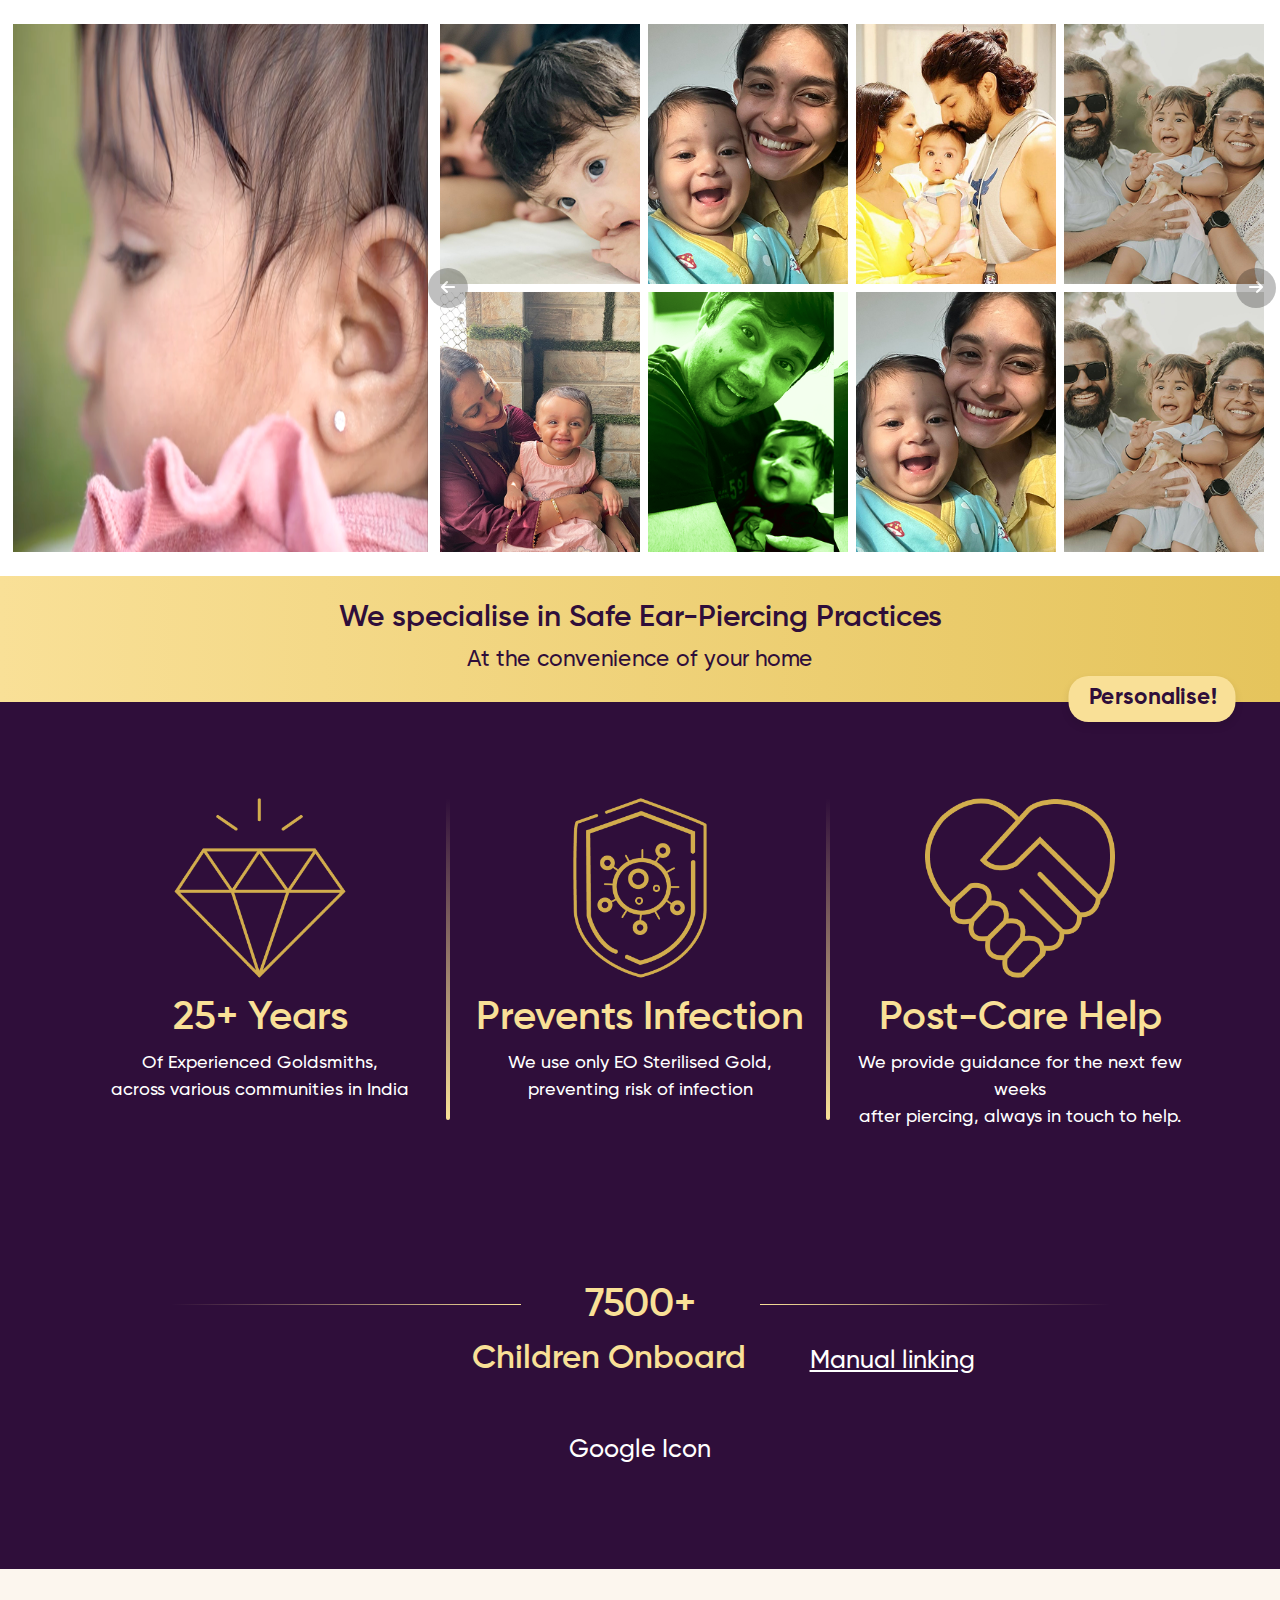
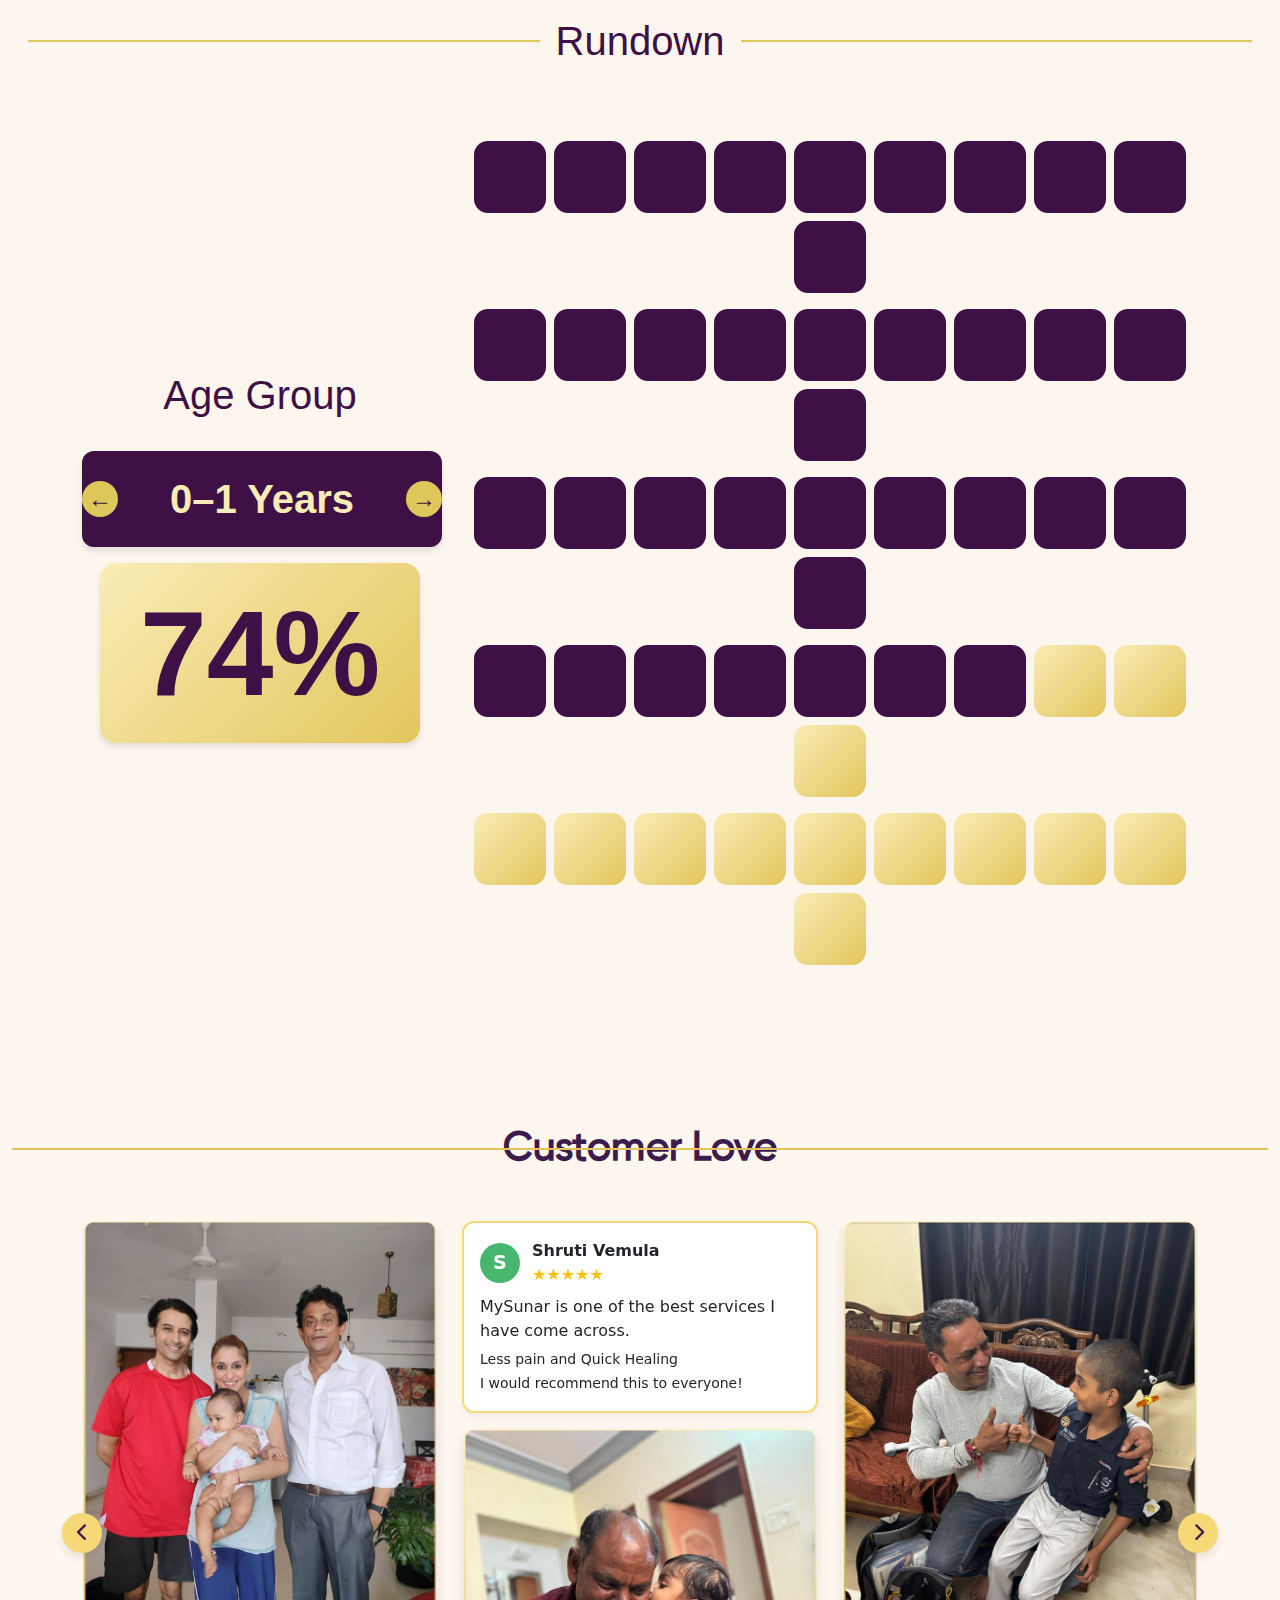
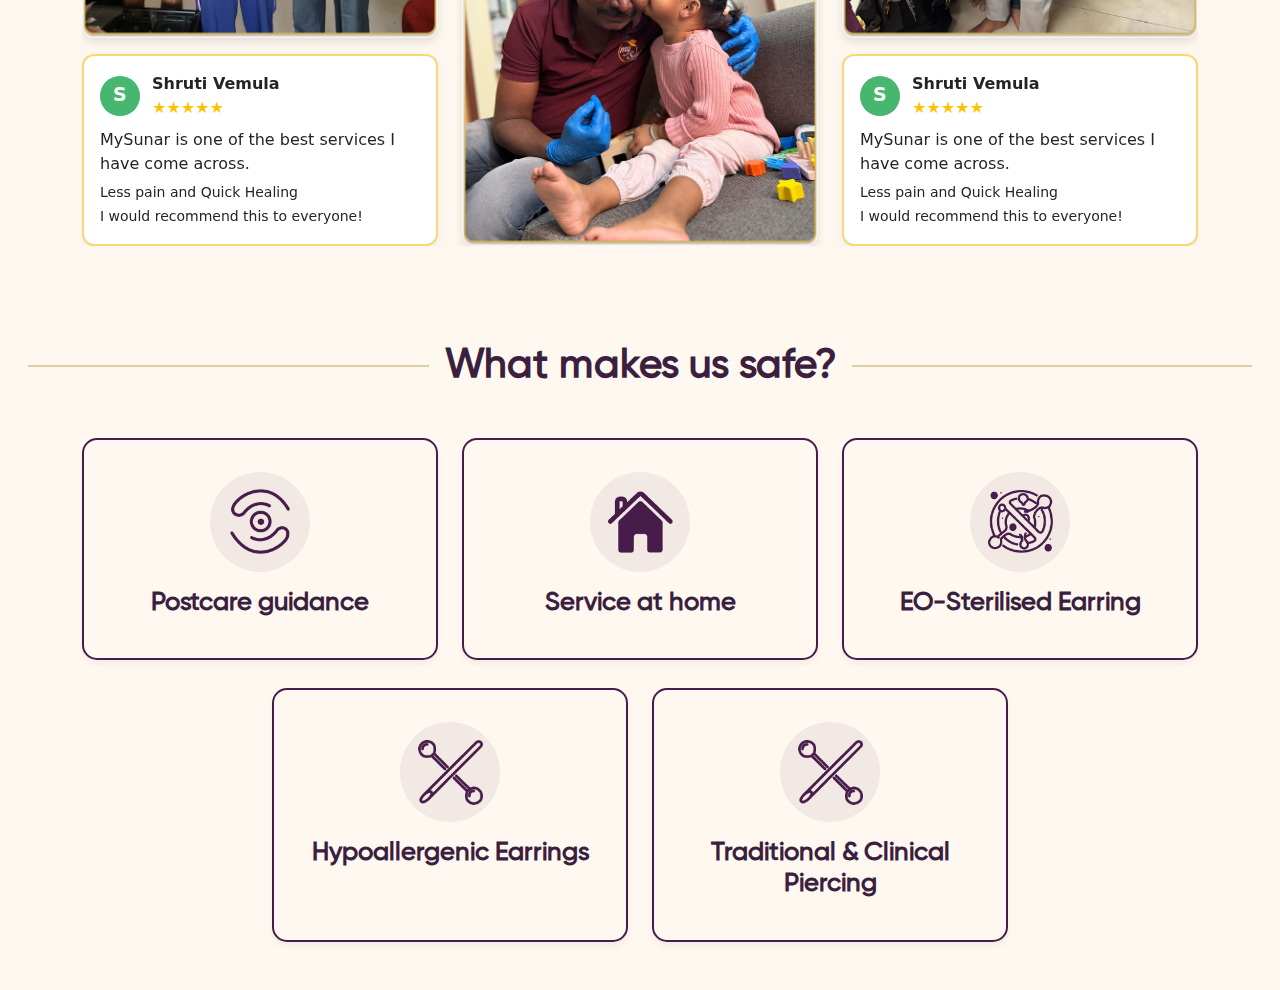
<file: index.html>
<!DOCTYPE html>
<html lang="en">

<head>
  <meta charset="UTF-8">
  <meta name="viewport" content="width=device-width, initial-scale=1">
  <title>MySunar</title>
  <link href="https://cdn.jsdelivr.net/npm/bootstrap@5.3.3/dist/css/bootstrap.min.css" rel="stylesheet">
  <link href="https://cdnjs.cloudflare.com/ajax/libs/font-awesome/6.4.0/css/all.min.css" rel="stylesheet">
  <link rel="stylesheet" href="style.css">
</head>

<body>
  <!-- hero sction end -->
  <section class="hero-section">
    <div class="container-fluid my-4">
      <div class="row g-3">

        <!-- Static Main Image -->
        <div class="col-lg-4 col-12 ps-2 pe-0">
          <img src="./main.png" class="img-fluid w-100 h-100" alt="Main Image">
        </div>

        <!-- Grid Carousel -->
        <div class="col-lg-8 col-12 position-relative ps-0 pe-0">
          <div id="gridCarousel" class="carousel slide" data-bs-ride="carousel">
            <div class="carousel-inner">

              <!-- Slide 1 -->
              <div class="carousel-item active">
                <div class="container-fluid">
                  <div class="row g-2">
                    <!-- Top row -->
                    <div class="col-3"><img src="./Rectangle 191.png" class="img-fluid img-grid w-100" alt="1"></div>
                    <div class="col-3"><img src="./Rectangle 192.png" class="img-fluid img-grid w-100" alt="2"></div>
                    <div class="col-3"><img src="./Rectangle 193.png" class="img-fluid img-grid w-100" alt="3"></div>
                    <div class="col-3"><img src="./Rectangle 194.png" class="img-fluid img-grid w-100" alt="4"></div>
                    <!-- Bottom row -->
                    <div class="col-3"><img src="./Rectangle 195.png" class="img-fluid img-grid w-100" alt="5"></div>
                    <div class="col-3"><img src="./Rectangle 280.png" class="img-fluid img-grid w-100" alt="6"></div>
                    <div class="col-3"><img src="./Rectangle 282.png" class="img-fluid img-grid w-100" alt="7"></div>
                    <div class="col-3"><img src="./Rectangle 283.png" class="img-fluid img-grid w-100" alt="8"></div>
                  </div>
                </div>
              </div>

              <!-- Slide 2 -->
              <div class="carousel-item">
                <div class="container-fluid">
                  <div class="row g-2">
                    <!-- Top row -->
                    <div class="col-3"><img src="./Rectangle 191.png" class="img-fluid img-grid w-100" alt="9"></div>
                    <div class="col-3"><img src="./Rectangle 192.png" class="img-fluid img-grid w-100" alt="10"></div>
                    <div class="col-3"><img src="./Rectangle 193.png" class="img-fluid img-grid w-100" alt="11"></div>
                    <div class="col-3"><img src="./Rectangle 194.png" class="img-fluid img-grid w-100" alt="12"></div>
                    <!-- Bottom row -->
                    <div class="col-3"><img src="./Rectangle 195.png" class="img-fluid img-grid w-100" alt="13"></div>
                    <div class="col-3"><img src="./Rectangle 280.png" class="img-fluid img-grid w-100" alt="14"></div>
                    <div class="col-3"><img src="./Rectangle 282.png" class="img-fluid img-grid w-100" alt="15"></div>
                    <div class="col-3"><img src="./Rectangle 283.png" class="img-fluid img-grid w-100" alt="16"></div>
                  </div>
                </div>
              </div>
            </div>

            <!-- Arrows -->
            <button class="carousel-control-prev" type="button" data-bs-target="#gridCarousel" data-bs-slide="prev">
              <span><i class="fas fa-arrow-left text-white"></i></span>
            </button>
            <button class="carousel-control-next" type="button" data-bs-target="#gridCarousel" data-bs-slide="next">
              <span><i class="fas fa-arrow-right text-white"></i></span>
            </button>
          </div>
        </div>
      </div>
    </div>
  </section>
  <!-- hero sction end -->


  <!-- about mynunar sction start -->
  <section class="about">
    <!-- Top Banner -->
    <div class="top-banner text-center py-4">
      <h4 class="mb-2">We specialise in Safe Ear-Piercing Practices</h4>
      <p class="mb-0">At the convenience of your home</p>
      <button class="cta-btn">Personalise!</button>
    </div>

    <!-- Feature Section -->
    <div class="container text-center py-5">
      <div class="row g-4 align-items-start py-5">
        <div class="col-md-4 feature-box">
          <img src="./Daimond.png" alt="25+ Years">
          <h5 class="highlight-text">25+ Years</h5>
          <p>Of Experienced Goldsmiths,<br>across various communities in India</p>
        </div>
        <div class="col-md-4 feature-box">
          <img src="./shield.png" alt="Prevents Infection">
          <h5 class="highlight-text">Prevents Infection</h5>
          <p>We use only EO Sterilised Gold,<br>preventing risk of infection</p>
        </div>
        <div class="col-md-4 feature-box">
          <img src="./handshek.png" alt="Post-Care Help">
          <h5 class="highlight-text">Post-Care Help</h5>
          <p>We provide guidance for the next few weeks<br>after piercing, always in touch to help.</p>
        </div>
      </div>
    </div>

    <!-- Horizontal Lines with Centered Text and Link -->
    <div class="centered-line-text">
      <div class="gold-line"></div>
      <div class="inline-text-link">
        <div class="highlight-text mb-0">
          7500+
        </div>
      </div>
      <div class="gold-line-2"></div>
    </div>
    <div class="bottom-text">
      <span>Children Onboard</span>
      <a href="#" class="manual-link">Manual linking</a>
    </div>

    <!-- Footer -->
    <div class="foot-text text-center mt-5">
      <div>Google Icon</div>
    </div>
  </section>
  <!-- about mynunar sction end -->


  <!-- rundown start -->
  <section class="rundown">
    <div class="container-fluid py-5">
      <!-- Title -->
      <div class="title-bar text-center mb-4">
        <h2 class="m-0">Rundown</h2>
      </div>
    </div>

    <div class="container">
      <!-- Responsive layout -->
      <div class="row flex-column flex-md-row align-items-center">
        <!-- Left Column: Age Group -->
        <div class="col-md-4 text-center mb-md-0">
          <h5 class="age-title pb-4">Age Group</h5>
          <div class="year-box">
            <div class="arrow-btn" onclick="changeAge(-1)">&larr;</div>
            <div class="year-label" id="ageText">0–1 Years</div>
            <div class="arrow-btn" onclick="changeAge(1)">&rarr;</div>
          </div>
          <div class="percentage-box" id="percentageText">74%</div>
        </div>

        <!-- Right Column: Dot Grid -->
        <div class="col-md-8" id="gridContainer">
          <!-- JavaScript will generate the grid here -->
        </div>
      </div>
    </div>
  </section>
  <!-- rundown end -->

  <!-- review start -->
  <section class="review">
    <div class="container-fluid py-5 position-relative">
      <h2 class="section-title mx-auto mb-5">Customer Love</h2>

      <div class="container">
        <div id="testimonialCarousel" class="carousel slide" data-bs-ride="carousel">
          <div class="carousel-inner">

            <!-- Slide 1 -->
            <div class="carousel-item active">
              <div class="row g-4">
                <div class="col-md-4">
                  <img src="./customerlove1.png" class="testimonial-img mb-3" alt="Testimonial 1">
                  <div class="testimonial-card">
                    <div class="d-flex align-items-center mb-2">
                      <div class="profile">S</div>
                      <div>
                        <strong>Shruti Vemula</strong><br>
                        <span class="text-warning">★★★★★</span>
                      </div>
                    </div>
                    <p class="mb-1">MySunar is one of the best services I have come across.</p>
                    <p class="mb-0"><small>Less pain and Quick Healing<br>I would recommend this to
                        everyone!</small></p>
                  </div>
                </div>

                <div class="col-md-4">
                  <div class="testimonial-card mb-3">
                    <div class="d-flex align-items-center mb-2">
                      <div class="profile">S</div>
                      <div>
                        <strong>Shruti Vemula</strong><br>
                        <span class="text-warning">★★★★★</span>
                      </div>
                    </div>
                    <p class="mb-1">MySunar is one of the best services I have come across.</p>
                    <p class="mb-0"><small>Less pain and Quick Healing<br>I would recommend this to
                        everyone!</small></p>
                  </div>
                  <img src="./customerlove2.png" class="testimonial-img" alt="Testimonial 2">
                </div>

                <div class="col-md-4">
                  <img src="./customerlove3.png" class="testimonial-img mb-3" alt="Testimonial 3">
                  <div class="testimonial-card">
                    <div class="d-flex align-items-center mb-2">
                      <div class="profile">S</div>
                      <div>
                        <strong>Shruti Vemula</strong><br>
                        <span class="text-warning">★★★★★</span>
                      </div>
                    </div>
                    <p class="mb-1">MySunar is one of the best services I have come across.</p>
                    <p class="mb-0"><small>Less pain and Quick Healing<br>I would recommend this to
                        everyone!</small></p>
                  </div>
                </div>
              </div>
            </div>

            <!-- Slide 2 -->
            <div class="carousel-item">
              <div class="row g-4">
                <div class="col-md-4">
                  <div class="testimonial-card mb-3">
                    <div class="d-flex align-items-center mb-2">
                      <div class="profile">A</div>
                      <div>
                        <strong>Anita Rao</strong><br>
                        <span class="text-warning">★★★★★</span>
                      </div>
                    </div>
                    <p class="mb-1">Exceptional care and professionalism.</p>
                    <p class="mb-0"><small>Very gentle with my baby.<br>Highly recommended.</small>
                    </p>
                  </div>
                  <img src="./customerlove1.png" class="testimonial-img" alt="Testimonial 4">
                </div>

                <div class="col-md-4">
                  <img src="./customerlove2.png" class="testimonial-img mb-3" alt="Testimonial 5">
                  <div class="testimonial-card">
                    <div class="d-flex align-items-center mb-2">
                      <div class="profile">R</div>
                      <div>
                        <strong>Ramesh Kumar</strong><br>
                        <span class="text-warning">★★★★☆</span>
                      </div>
                    </div>
                    <p class="mb-1">Good service, friendly staff.</p>
                    <p class="mb-0"><small>Prompt and clean environment.</small></p>
                  </div>
                </div>

                <div class="col-md-4">
                  <div class="testimonial-card mb-3">
                    <div class="d-flex align-items-center mb-2">
                      <div class="profile">P</div>
                      <div>
                        <strong>Priya Nair</strong><br>
                        <span class="text-warning">★★★★★</span>
                      </div>
                    </div>
                    <p class="mb-1">Super helpful and safe.</p>
                    <p class="mb-0"><small>Would book again anytime!</small></p>
                  </div>
                  <img src="./customerlove3.png" class="testimonial-img" alt="Testimonial 6">
                </div>
              </div>
            </div>
          </div>

          <!-- Left Arrow -->
          <button class="custom-carousel-arrow arrow-left" type="button" data-bs-target="#testimonialCarousel"
            data-bs-slide="prev">
            <i class="fas fa-chevron-left"></i>
          </button>

          <!-- Right Arrow -->
          <button class="custom-carousel-arrow arrow-right" type="button" data-bs-target="#testimonialCarousel"
            data-bs-slide="next">
            <i class="fas fa-chevron-right"></i>
          </button>
        </div>
      </div>
    </div>
  </section>
  <!-- review end -->

  <!-- what make us start -->
  <section class="what_makes_us">
    <div class="container-fluid py-5">
      <!-- Title with horizontal lines -->
      <div class="wmu-title">
        <h2 class="text-center mb-0">What makes us safe?</h2>
      </div>

      <div class="container pt-3">
        <!-- First Row -->
        <div class="row g-4">
          <div class="col-md-4">
            <div class="safety-card">
              <div class="icon-circle">
                <img src="./eye.png" alt="Postcare guidance">
              </div>
              <h5 class="mt-2">Postcare guidance</h5>
            </div>
          </div>
          <div class="col-md-4">
            <div class="safety-card">
              <div class="icon-circle">
                <img src="./home.png" alt="Service at home">
              </div>
              <h5 class="mt-2">Service at home</h5>
            </div>
          </div>
          <div class="col-md-4">
            <div class="safety-card">
              <div class="icon-circle">
                <img src="./higyne.png" alt="EO-Sterilised Earring">
              </div>
              <h5 class="mt-2">EO-Sterilised Earring</h5>
            </div>
          </div>
        </div>

        <!-- Second Row Centered -->
        <div class="row g-4 justify-content-center mt-1">
          <div class="col-md-4">
            <div class="safety-card">
              <div class="icon-circle">
                <img src="./earing.png" alt="Hypoallergenic Earrings">
              </div>
              <h5 class="mt-2">Hypoallergenic Earrings</h5>
            </div>
          </div>
          <div class="col-md-4">
            <div class="safety-card">
              <div class="icon-circle">
                <img src="./earing.png" alt="Traditional & Clinical Piercing">
              </div>
              <h5 class="mt-2">Traditional & Clinical Piercing</h5>
            </div>
          </div>
        </div>
      </div>
    </div>
  </section>
  <!-- what make us end -->


  <script>
    const totalBoxes = 50;
    const ageGroups = [
      { label: "0–1 Years", percentage: 74 },
      { label: "1–2 Years", percentage: 80 }
    ];
    let currentAgeIndex = 0;

    const ageTextEl = document.getElementById("ageText");
    const percentageTextEl = document.getElementById("percentageText");
    const gridContainer = document.getElementById("gridContainer");

    function renderUI() {
      const { label, percentage } = ageGroups[currentAgeIndex];
      ageTextEl.textContent = label;
      percentageTextEl.textContent = `${percentage}%`;
      renderGrid(Math.round((percentage / 100) * totalBoxes));
    }

    function renderGrid(filledBoxes) {
      gridContainer.innerHTML = '';
      for (let row = 0; row < 5; row++) {
        const rowDiv = document.createElement("div");
        rowDiv.className = 'grid-row';
        for (let col = 0; col < 10; col++) {
          const index = row * 10 + col;
          const box = document.createElement("div");
          box.className = `grid-box ${index < filledBoxes ? 'grid-dark' : 'grid-light'}`;
          rowDiv.appendChild(box);
        }
        gridContainer.appendChild(rowDiv);
      }
    }

    function changeAge(direction) {
      currentAgeIndex += direction;
      currentAgeIndex = Math.max(0, Math.min(ageGroups.length - 1, currentAgeIndex));
      renderUI();
    }

    renderUI();
  </script>
</body>

<script src="https://cdn.jsdelivr.net/npm/bootstrap@5.3.3/dist/js/bootstrap.bundle.min.js"></script>
</body>

</html>
</file>
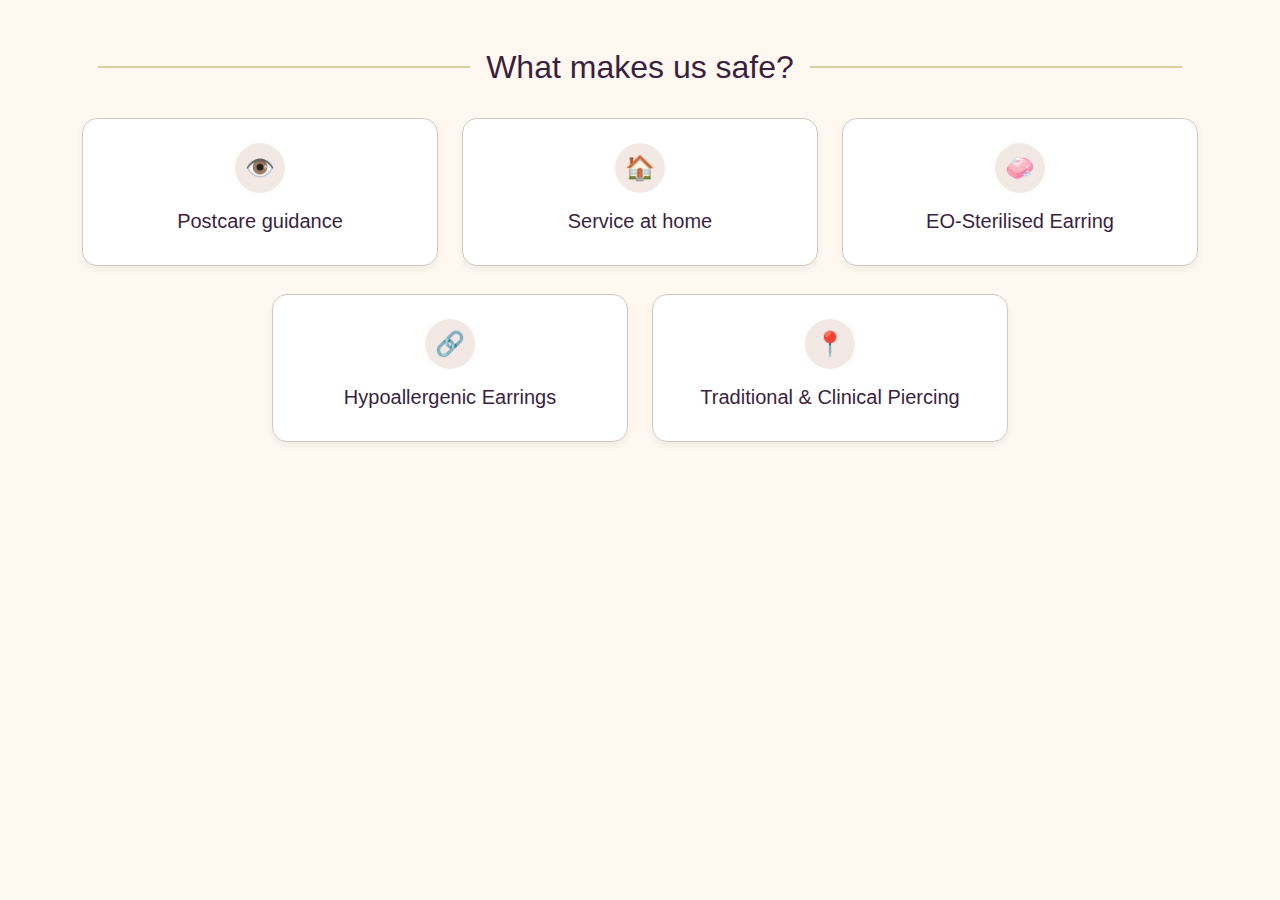
<file: index1.html>
<!DOCTYPE html>
<html lang="en">
<head>
  <meta charset="UTF-8">
  <meta name="viewport" content="width=device-width, initial-scale=1">
  <title>What Makes Us Safe</title>
  <link href="https://cdn.jsdelivr.net/npm/bootstrap@5.3.0/dist/css/bootstrap.min.css" rel="stylesheet">
  <style>
    body {
      background-color: #fff8f1;
      color: #3b1f3f;
      font-family: 'Segoe UI', sans-serif;
    }
    .section-title {
      display: flex;
      align-items: center;
      justify-content: center;
      margin-bottom: 2rem;
    }
    .section-title::before,
    .section-title::after {
      content: "";
      flex: 1;
      height: 2px;
      background-color: #decfa2;
      margin: 0 1rem;
    }
    .safety-card {
      background-color: white;
      border: 1px solid #d3c8c3;
      border-radius: 15px;
      padding: 1.5rem;
      text-align: center;
      box-shadow: 0 4px 6px rgba(0,0,0,0.05);
      transition: all 0.3s;
      height: 100%;
    }
    .safety-card:hover {
      box-shadow: 0 8px 16px rgba(0,0,0,0.1);
    }
    .icon-circle {
      width: 50px;
      height: 50px;
      border-radius: 50%;
      background-color: #f2e9e4;
      display: flex;
      align-items: center;
      justify-content: center;
      margin: 0 auto 1rem;
      font-size: 24px;
    }
  </style>
</head>
<body>

<div class="container py-5">
  <!-- Title with horizontal lines -->
  <div class="section-title">
    <h2 class="text-center mb-0">What makes us safe?</h2>
  </div>

  <!-- First Row -->
  <div class="row g-4">
    <div class="col-md-4">
      <div class="safety-card">
        <div class="icon-circle">👁️</div>
        <h5 class="mt-2">Postcare guidance</h5>
      </div>
    </div>
    <div class="col-md-4">
      <div class="safety-card">
        <div class="icon-circle">🏠</div>
        <h5 class="mt-2">Service at home</h5>
      </div>
    </div>
    <div class="col-md-4">
      <div class="safety-card">
        <div class="icon-circle">🧼</div>
        <h5 class="mt-2">EO-Sterilised Earring</h5>
      </div>
    </div>
  </div>

  <!-- Second Row Centered -->
  <div class="row g-4 justify-content-center mt-1">
    <div class="col-md-4">
      <div class="safety-card">
        <div class="icon-circle">🔗</div>
        <h5 class="mt-2">Hypoallergenic Earrings</h5>
      </div>
    </div>
    <div class="col-md-4">
      <div class="safety-card">
        <div class="icon-circle">📍</div>
        <h5 class="mt-2">Traditional & Clinical Piercing</h5>
      </div>
    </div>
  </div>
</div>

</body>
</html>
</file>
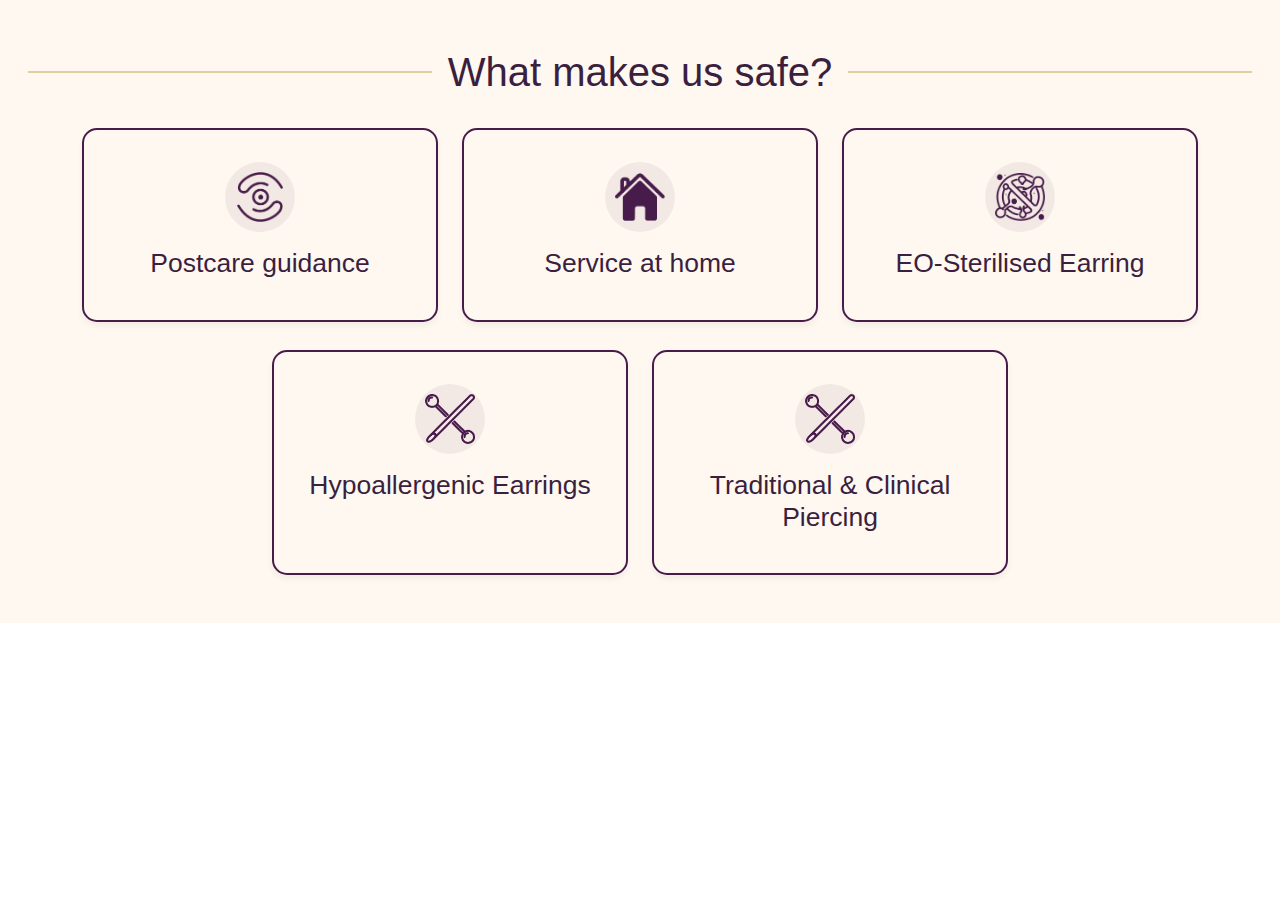
<file: index2.html>
<!DOCTYPE html>
<html lang="en">

<head>
  <meta charset="UTF-8">
  <meta name="viewport" content="width=device-width, initial-scale=1">
  <title>What Makes Us Safe</title>
  <link href="https://cdn.jsdelivr.net/npm/bootstrap@5.3.0/dist/css/bootstrap.min.css" rel="stylesheet">
  <style>
    .what_makes_us {
      background-color: #fff8f1;
      color: #3b1f3f;
      font-family: 'Segoe UI', sans-serif;
    }

    .section-title {
      display: flex;
      align-items: center;
      justify-content: center;
      margin-bottom: 2rem;
    }

    .section-title h2 {
      font-size: 40px;
      font-weight: 400;
      font-family: ;
    }

    .section-title::before,
    .section-title::after {
      content: "";
      flex: 1;
      height: 2px;
      background-color: #decfa2;
      margin: 0 1rem;
    }

    .safety-card {
      background-color: rgba(255, 255, 255, 0);
      border: 2px solid #481C4A;
      border-radius: 15px;
      padding: 2rem;
      text-align: center;
      box-shadow: 0 4px 6px rgba(0, 0, 0, 0.05);
      transition: all 0.3s;
      height: 100%;
    }

    .safety-card h5 {
      font-size: 26.5px;
      font-weight: 400;
      font-family: ;
    }

    .safety-card:hover {
      box-shadow: 0 8px 16px rgba(0, 0, 0, 0.1);
    }

    .icon-circle img {
      width: 50px;
      height: 50px;
      object-fit: contain;
    }

    .icon-circle {
      width: 70px;
      height: 70px;
      border-radius: 50%;
      background-color: #f2e9e4;
      display: flex;
      align-items: center;
      justify-content: center;
      margin: 0 auto 1rem;
    }
  </style>
</head>

<body>
  <section class="what_makes_us">
    <div class="container-fluid py-5">
      <!-- Title with horizontal lines -->
      <div class="section-title">
        <h2 class="text-center mb-0">What makes us safe?</h2>
      </div>

      <div class="container">
        <!-- First Row -->
        <div class="row g-4">
          <div class="col-md-4">
            <div class="safety-card">
              <div class="icon-circle">
                <img src="./eye.png" alt="Postcare guidance">
              </div>
              <h5 class="mt-2">Postcare guidance</h5>
            </div>
          </div>
          <div class="col-md-4">
            <div class="safety-card">
              <div class="icon-circle">
                <img src="./home.png" alt="Service at home">
              </div>
              <h5 class="mt-2">Service at home</h5>
            </div>
          </div>
          <div class="col-md-4">
            <div class="safety-card">
              <div class="icon-circle">
                <img src="./higyne.png" alt="EO-Sterilised Earring">
              </div>
              <h5 class="mt-2">EO-Sterilised Earring</h5>
            </div>
          </div>
        </div>

        <!-- Second Row Centered -->
        <div class="row g-4 justify-content-center mt-1">
          <div class="col-md-4">
            <div class="safety-card">
              <div class="icon-circle">
                <img src="./earing.png" alt="Hypoallergenic Earrings">
              </div>
              <h5 class="mt-2">Hypoallergenic Earrings</h5>
            </div>
          </div>
          <div class="col-md-4">
            <div class="safety-card">
              <div class="icon-circle">
                <img src="./earing.png" alt="Traditional & Clinical Piercing">
              </div>
              <h5 class="mt-2">Traditional & Clinical Piercing</h5>
            </div>
          </div>
        </div>
      </div>
    </div>
  </section>
</body>

</html>
</file>
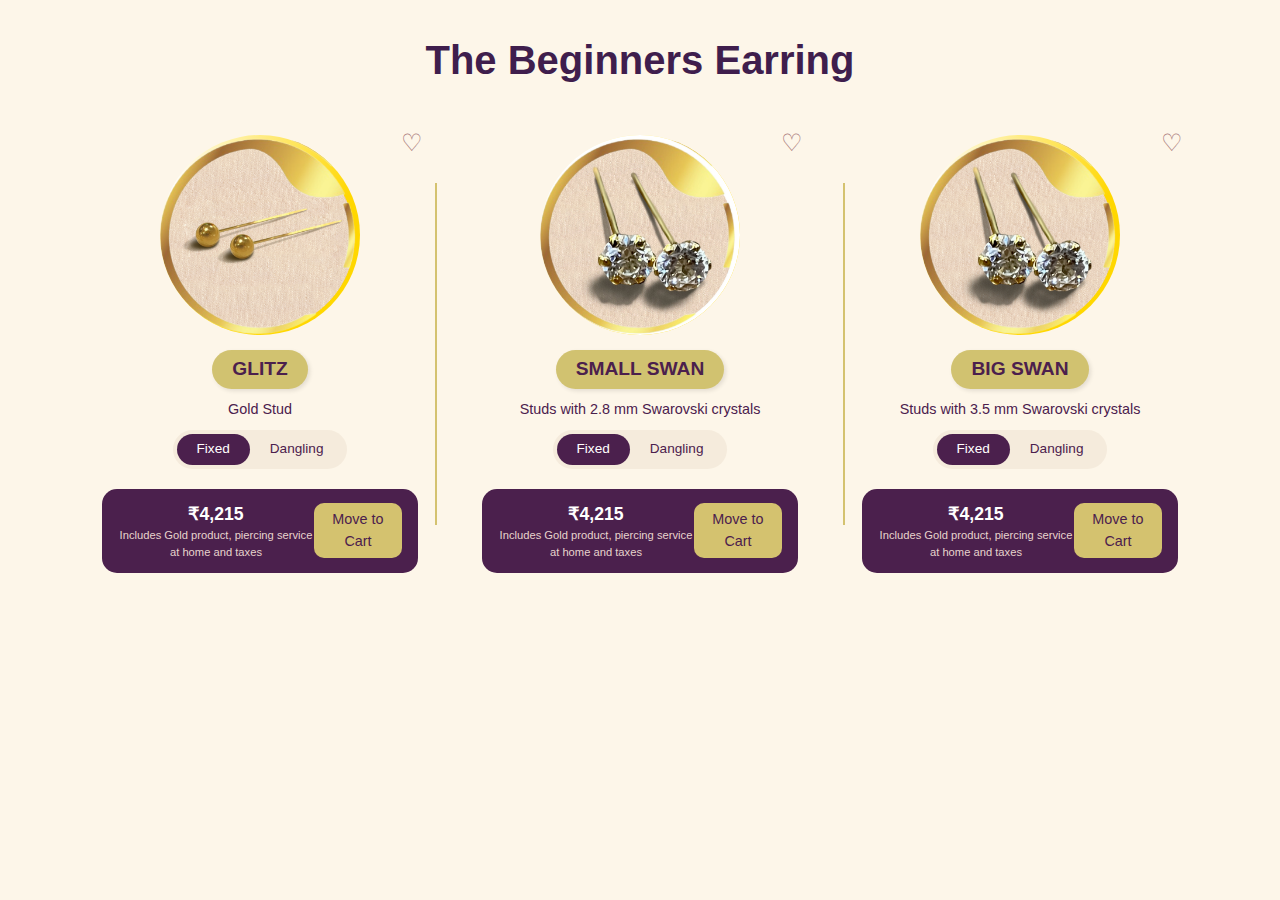
<file: practice.html>
<!DOCTYPE html>
<html lang="en">
<head>
  <meta charset="UTF-8">
  <title>The Beginners Earring</title>
  <meta name="viewport" content="width=device-width, initial-scale=1">
  <link href="https://cdn.jsdelivr.net/npm/bootstrap@5.3.2/dist/css/bootstrap.min.css" rel="stylesheet">
  <style>
    body {
      background-color: #fdf6e9;
      font-family: 'Segoe UI', sans-serif;
    }

    .header {
      text-align: center;
      font-size: 2.5rem;
      font-weight: bold;
      color: #3f1e4d;
      margin: 30px 0 20px;
    }

    .product-card {
      border-radius: 20px;
      padding: 25px 20px;
      text-align: center;
      position: relative;
      background-color: transparent;
    }

    .wishlist-icon {
      position: absolute;
      top: 15px;
      right: 15px;
      font-size: 1.5rem;
      color: #a97a7a;
      cursor: pointer;
      transition: color 0.3s ease;
    }

    .wishlist-icon.active {
      color: red;
    }

    .wishlist-popup {
      position: absolute;
      top: -25px;
      right: 0;
      background-color: #fef1ec;
      color: #d84a3f;
      padding: 2px 8px;
      font-size: 0.75rem;
      border-radius: 8px;
      box-shadow: 0 2px 4px rgba(0,0,0,0.1);
      opacity: 0;
      pointer-events: none;
      transform: translateY(5px);
      transition: opacity 0.4s ease, transform 0.4s ease;
    }

    .wishlist-icon.show-popup .wishlist-popup {
      opacity: 1;
      transform: translateY(0);
    }

    .product-image {
      width: 200px;
      height: 200px;
      border-radius: 50%;
      margin: auto;
      background: conic-gradient(from 210deg at 50% 50%, #ffd700, #fff 25%, #ffd700 60%);
      display: flex;
      align-items: center;
      justify-content: center;
      padding: 0px;
    }

    .product-image img {
      width: 100%;
      height: 100%;
      border-radius: 50%;
      object-fit: cover;
      padding:0px;
    }

    .product-title {
      font-size: 1.2rem;
      font-weight: bold;
      background: #d1c270;
      color: #4b204d;
      border-radius: 25px;
      display: inline-block;
      padding: 5px 20px;
      box-shadow: 2px 2px 4px rgba(0,0,0,0.1);
      margin-top: 15px;
    }

    .product-subtitle {
      font-size: 0.9rem;
      color: #4b204d;
      margin: 10px 0;
    }

    .toggle-switch {
      background-color: #f5ebdc;
      border-radius: 50px;
      display: inline-flex;
      padding: 4px;
      margin-bottom: 20px;
    }

    .toggle-switch input[type="radio"] {
      display: none;
    }

    .toggle-switch label {
      padding: 5px 20px;
      margin: 0;
      cursor: pointer;
      border-radius: 30px;
      font-size: 0.85rem;
      font-weight: 500;
      color: #4b204d;
      transition: 0.3s ease;
    }

    .toggle-switch input[type="radio"]:checked + label {
      background-color: #4b204d;
      color: #fff;
    }

    .price-box {
      background-color: #4b204d;
      color: #fff;
      padding: 12px 16px;
      border-radius: 15px;
      display: flex;
      justify-content: space-between;
      align-items: center;
      font-size: 1rem;
    }

    .price-box small {
      display: block;
      font-size: 0.7rem;
      color: #e7d3cc;
    }

    .price-box .price {
      font-weight: 600;
      font-size: 1.1rem;
    }

    .btn-cart {
      background-color: #d4c26f;
      color: #4b204d;
      border: none;
      border-radius: 10px;
      padding: 6px 16px;
      font-weight: 500;
      font-size: 0.9rem;
    }

    .middle-card {
      position: relative;
    }

    .vertical-line.left,
    .vertical-line.right {
      position: absolute;
      top: 15%;
      height: 70%;
      width: 2px;
      background-color: #d4c26f;
    }

    .vertical-line.left {
      left: -15px;
    }

    .vertical-line.right {
      right: -15px;
    }

    @media (max-width: 991px) {
      .vertical-line.left,
      .vertical-line.right {
        display: none;
      }
    }
  </style>
</head>
<body>

<div class="container">
  <div class="header">The Beginners Earring</div>
  <div class="row justify-content-center text-center align-items-start">

    <!-- Card 1 -->
    <div class="col-lg-4 col-md-6 mb-4">
      <div class="product-card">
        <div class="wishlist-icon" onclick="toggleWishlist(this)">
          <span class="wishlist-popup">Added to wishlist</span>♡
        </div>
        <div class="product-image">
          <img src="./gliz.png" alt="Glitz">
        </div>
        <div class="product-title">GLITZ</div>
        <div class="product-subtitle">Gold Stud</div>
        <div class="toggle-switch">
          <input type="radio" id="glitz-fixed" name="glitz" checked>
          <label for="glitz-fixed">Fixed</label>
          <input type="radio" id="glitz-dangling" name="glitz">
          <label for="glitz-dangling">Dangling</label>
        </div>
        <div class="price-box">
          <div>
            <div class="price">₹4,215</div>
            <small>Includes Gold product, piercing service at home and taxes</small>
          </div>
          <button class="btn-cart">Move to Cart</button>
        </div>
      </div>
    </div>

    <!-- Card 2 (Middle) with Vertical Dividers -->
    <div class="col-lg-4 col-md-6 mb-4 middle-card">
      <div class="vertical-line left"></div>
      <div class="vertical-line right"></div>
      <div class="product-card">
        <div class="wishlist-icon" onclick="toggleWishlist(this)">
          <span class="wishlist-popup">Added to wishlist</span>♡
        </div>
        <div class="product-image">
          <img src="./smallswan.png" alt="Small Swan">
        </div>
        <div class="product-title">SMALL SWAN</div>
        <div class="product-subtitle">Studs with 2.8 mm Swarovski crystals</div>
        <div class="toggle-switch">
          <input type="radio" id="small-fixed" name="small" checked>
          <label for="small-fixed">Fixed</label>
          <input type="radio" id="small-dangling" name="small">
          <label for="small-dangling">Dangling</label>
        </div>
        <div class="price-box">
          <div>
            <div class="price">₹4,215</div>
            <small>Includes Gold product, piercing service at home and taxes</small>
          </div>
          <button class="btn-cart">Move to Cart</button>
        </div>
      </div>
    </div>

    <!-- Card 3 -->
    <div class="col-lg-4 col-md-6 mb-4">
      <div class="product-card">
        <div class="wishlist-icon" onclick="toggleWishlist(this)">
          <span class="wishlist-popup">Added to wishlist</span>♡
        </div>
        <div class="product-image">
          <img src="./bigswan.png" alt="Big Swan">
        </div>
        <div class="product-title">BIG SWAN</div>
        <div class="product-subtitle">Studs with 3.5 mm Swarovski crystals</div>
        <div class="toggle-switch">
          <input type="radio" id="big-fixed" name="big" checked>
          <label for="big-fixed">Fixed</label>
          <input type="radio" id="big-dangling" name="big">
          <label for="big-dangling">Dangling</label>
        </div>
        <div class="price-box">
          <div>
            <div class="price">₹4,215</div>
            <small>Includes Gold product, piercing service at home and taxes</small>
          </div>
          <button class="btn-cart">Move to Cart</button>
        </div>
      </div>
    </div>

  </div>
</div>

<script>
  function toggleWishlist(icon) {
    icon.classList.toggle('active');
    icon.classList.add('show-popup');
    setTimeout(() => {
      icon.classList.remove('show-popup');
    }, 2000);
  }
</script>

</body>
</html>
</file>
<file: style.css>
/* hero section styling start */
.img-grid {
    height: 260px;
    object-fit: cover;
}

.carousel-control-prev,
.carousel-control-next {
    top: 50%;
    transform: translateY(-50%);
    bottom: auto;
    width: 40px;
    height: 40px;
    background-color: rgba(0, 0, 0, 0.5);
    border-radius: 50%;
    display: flex;
    align-items: center;
    justify-content: center;
}

.carousel-inner {
    padding: 0px;
}

/* hero section styling end */

/* about mysunar styling start */
.about {
    background-color: #2f0e3a;
    color: #fff;
    padding-bottom: 100px;
}

@font-face {
    font-family: Gilroy-semiBold;
    src: url(./gilroy-semi-bold.ttf);
}

@font-face {
    font-family: Gilroy-medium;
    src: url(./gilroy-medium.ttf);
}

@font-face {
    font-family: Gilroy-bold;
    src: url(./gilroy-bold.ttf);
}

.top-banner {
    background: linear-gradient(to right, #f9e097, #e5c45c);
    color: #2f0e3a;
    position: relative;
    padding-bottom: 60px;
}

.top-banner h4 {
    font-weight: 400;
    font-family: Gilroy-semibold;
    font-size: 30px;
}

.top-banner p {
    font-weight: 400;
    font-family: Gilroy-medium;
    font-size: 22.5px;
}

.cta-btn {
    position: absolute;
    bottom: -20px;
    left: 90%;
    transform: translateX(-50%);
    background-color: #f9e097;
    color: #2f0e3a;
    border-radius: 20px;
    font-weight: bold;
    font-family: Gilroy-bold;
    font-size: 22.5px;
    padding: 6px 20px;
    border: none;
    box-shadow: 0 4px 8px rgba(0, 0, 0, 0.1);
}

.highlight-text {
    color: #f9e097;
    font-family: Gilroy-semibold;
    font-size: 40px;
    font-weight: 400;
}

.feature-box {
    font-family: Gilroy-medium;
    font-size: 18px;
    font-weight: 400;
}

.feature-box {
    position: relative;
    padding: 0 20px;
}

.feature-box img {
    height: 180px;
    margin-bottom: 1rem;
    object-fit: contain;
}

.feature-box:not(:last-child)::after {
    content: "";
    position: absolute;
    top: 0%;
    right: 0;
    width: 4px;
    height: 100%;
    background: linear-gradient(to top, #f9e097, #f9e09700);
    border-radius: 10px;
}

.manual-link {
    color: #fff;
    text-decoration: underline;
    font-family: Gilroy-medium;
    font-size: 25px;
    font-weight: 400;
    margin-left: 5%;
    white-space: nowrap;
}

.centered-line-text {
    display: flex;
    justify-content: center;
    align-items: center;
    flex-wrap: wrap;
    gap: 4rem;
    margin-top: 2rem;
}

.inline-text-link {
    display: flex;
    align-items: center;
    gap: 1rem;
    flex-wrap: wrap;
    text-align: center;
}

.gold-line {
    height: 1px;
    background: linear-gradient(to left, #f9e097, #f9e09700);
    width: 350px;
}

.gold-line-2 {
    height: 1px;
    background: linear-gradient(to right, #f9e097, #f9e09700);
    width: 350px;
}

.bottom-text {
    text-align: center;
    margin-left: 13%;
    color: #f9e097;
    font-family: Gilroy-semibold;
    font-size: 32.5px;
    font-weight: 400;
}

.foot-text {
    font-family: Gilroy-medium;
    font-size: 25px;
    font-weight: 400;
}

@media (max-width: 576px) {
    .feature-box::after {
        display: none;
    }

    .gold-line {
        width: 100px;
    }

    .gold-line-2 {
        width: 100px;
    }

    .inline-text-link {
        flex-direction: column;
        gap: 0.25rem;
    }

    .manual-link {
        margin-left: 0;
    }

    .bottom-text {
        text-align: center;
        margin-left: 0;
    }

    .cta-btn {
        left: 75%;
    }
}

/* about mysunar styling end */

/* rundown styling start */
.rundown {
    background-color: #fcf6ee;
    font-family: 'Segoe UI', sans-serif;
    color: #3e1045;
    padding-bottom: 100px;
}

.title-bar {
    display: flex;
    align-items: center;
    justify-content: center;
    margin-bottom: 2rem;
}

.title-bar h2 {
    font-size: 40px;
}

.title-bar::before,
.title-bar::after {
    content: "";
    flex: 1;
    height: 2px;
    background-color: #dec85b;
    margin: 0 1rem;
}

.year-box {
    background-color: #3e1045;
    color: #f9ecb6;
    border-radius: 12px;
    display: flex;
    align-items: center;
    justify-content: center;
    padding: 18px 0px;
    font-weight: 600;
    width: 360px;
    margin: 0 auto;
    box-shadow: 0 4px 6px rgba(0, 0, 0, 0.1);
}

.arrow-btn {
    background-color: #dec85b;
    color: #3e1045;
    border-radius: 50%;
    width: 36px;
    height: 36px;
    font-size: 24px;
    display: flex;
    align-items: center;
    justify-content: center;
    font-weight: bold;
    cursor: pointer;
    flex-shrink: 0;
}

.year-label {
    flex-grow: 1;
    text-align: center;
    padding: 0px 40px;
    font-size: 40px;
}

.percentage-box {
    background: linear-gradient(135deg, #f9ecb6, #e3c65c);
    color: #3e1045;
    border-radius: 16px;
    padding: 0rem 1.5rem;
    font-size: 120px;
    font-weight: bold;
    width: 320px;
    margin: 1rem auto 0;
    box-shadow: 0 4px 6px rgba(0, 0, 0, 0.1);
}

.grid-row {
    display: flex;
    justify-content: center;
    margin-bottom: 8px;
    flex-wrap: wrap;
}

.grid-box {
    width: 72px;
    height: 72px;
    border-radius: 14px;
    margin: 4px;
}

.grid-dark {
    background-color: #3e1045;
}

.grid-light {
    background: linear-gradient(135deg, #f9ecb6, #e3c65c);
}

.age-title {
    font-size: 40px;
    font-weight: 400;
}

/* rundown styling end */

/* review styling start */
.review {
    background-color: #fdf7ef;
}

.section-title {
    font-size: 40px;
    font-family: Gilroy-medium;
    font-weight: bold;
    color: #3c1c4d;
    text-align: center;
    margin-bottom: 2rem;
    position: relative;
}

.section-title::before,
.section-title::after {
    content: "";
    position: absolute;
    top: 50%;
    width: 780px;
    height: 2px;
    background-color: #e5c45c;
}

.section-title::before {
    left: 0;
    transform: translateY(-50%);
}

.section-title::after {
    right: 0;
    transform: translateY(-50%);
}

.testimonial-card {
    background: #fff;
    border: 2px solid #f7d876;
    border-radius: 12px;
    padding: 1rem;
    box-shadow: 0 4px 10px rgba(0, 0, 0, 0.05);
}

.testimonial-card .profile {
    width: 40px;
    height: 40px;
    background-color: #47b66e;
    color: #fff;
    border-radius: 50%;
    display: flex;
    align-items: center;
    justify-content: center;
    font-weight: bold;
    margin-right: 0.75rem;
    font-size: 1.2rem;
}

.testimonial-img {
    width: 100%;
    border-radius: 12px;
    box-shadow: 0 4px 8px rgba(0, 0, 0, 0.1);
}

.custom-carousel-arrow {
    position: absolute;
    top: 50%;
    transform: translateY(-50%);
    z-index: 10;
    background-color: #f7d876;
    border: none;
    border-radius: 50%;
    width: 40px;
    height: 40px;
    box-shadow: 0 4px 10px rgba(0, 0, 0, 0.1);
    display: flex;
    align-items: center;
    justify-content: center;
    font-size: 18px;
    color: #3c1c4d;
}

.arrow-left {
    left: -20px;
}

.arrow-right {
    right: -20px;
}

@media (max-width: 768px) {
    .arrow-left {
        left: 0;
    }

    .arrow-right {
        right: 0;
    }
}
/* review styling end */

/* what make us start */
.what_makes_us {
    background-color: #fff8f1;
    color: #3b1f3f;
    font-family: 'Segoe UI', sans-serif;
  }

  .wmu-title {
    display: flex;
    align-items: center;
    justify-content: center;
    margin-bottom: 2rem;
  }

  .wmu-title h2 {
    font-family: Gilroy-medium;
    font-size: 40px;
    font-weight:bold;
  }

  .wmu-title::before,
  .wmu-title::after {
    content: "";
    flex: 1;
    height: 2px;
    background-color: #decfa2;
    margin: 0 1rem;
  }

  .safety-card {
    background-color: rgba(255, 255, 255, 0);
    border: 2px solid #481C4A;
    border-radius: 15px;
    padding: 32px;
    text-align: center;
    box-shadow: 0 4px 6px rgba(0, 0, 0, 0.05);
    transition: all 0.3s;
    height: 100%;
  }

  .safety-card h5 {
    font-family: Gilroy-medium;
    font-size: 25.5px;
    font-weight: bold;

  }

  .safety-card:hover {
    box-shadow: 0 8px 16px rgba(0, 0, 0, 0.1);
  }

  .icon-circle img {
    width: 65px;
    height: 65px;
    object-fit: contain;
  }

  .icon-circle {
    width: 100px;
    height: 100px;
    border-radius: 50%;
    background-color: #f2e9e4;
    display: flex;
    align-items: center;
    justify-content: center;
    margin: 0 auto 1rem;
  }
  /* what make us end */
</file>
